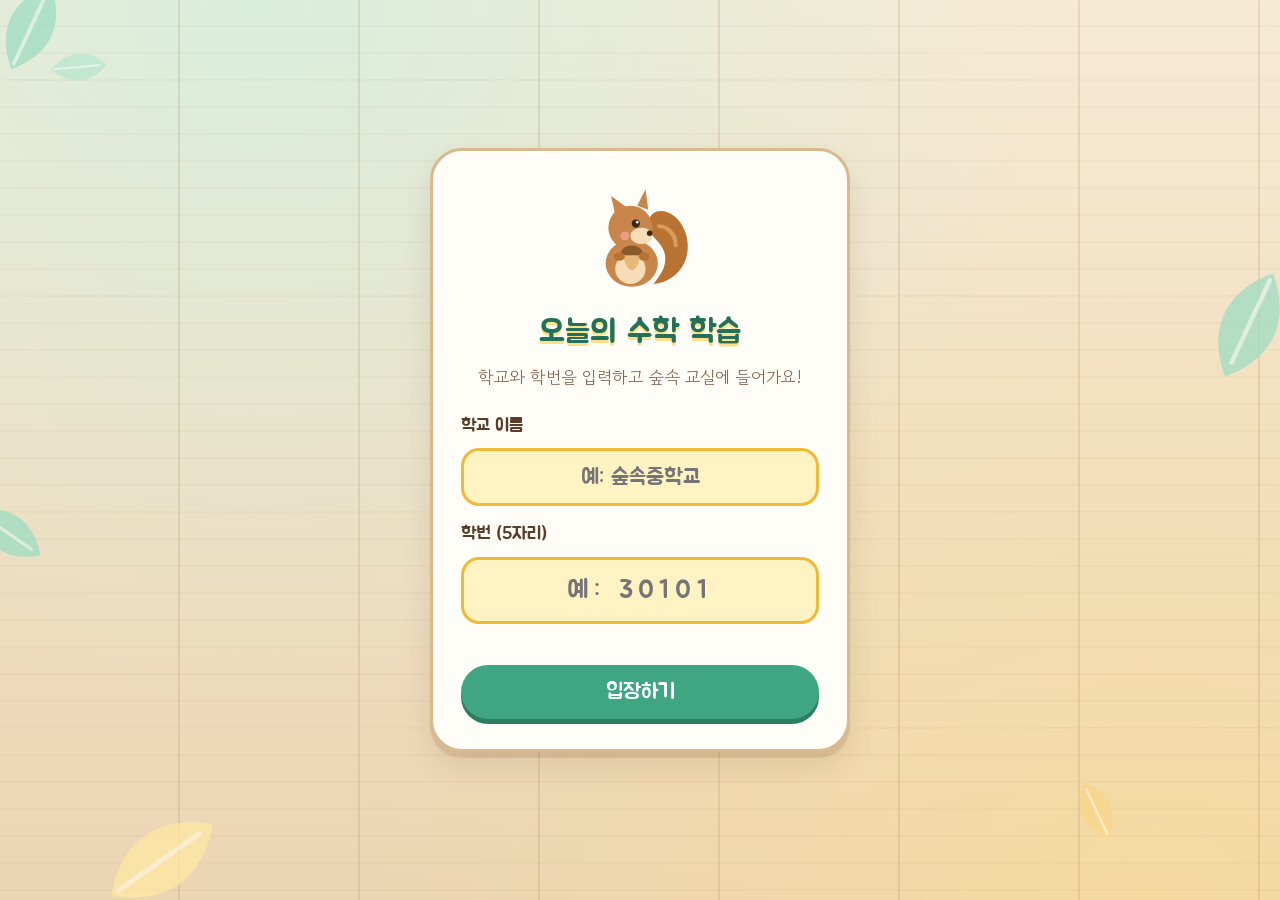
<file: index.html>
<!doctype html>
<html lang="ko">
<head>
  <meta charset="utf-8">
  <meta name="viewport" content="width=device-width, initial-scale=1">
  <title>오늘의 수학 학습</title>
  <meta name="description" content="학번으로 로그인해 삼각비와 원의 성질을 드래그 시각화로 배우고, 단계별 힌트가 있는 퀴즈로 도토리와 칭찬 도장을 모아요.">
  <meta name="theme-color" content="#3FA582">

  <!-- Open Graph (카카오톡 · 밴드 · 페이스북 링크 미리보기) -->
  <meta property="og:type" content="website">
  <meta property="og:site_name" content="오늘의 수학 학습">
  <meta property="og:title" content="오늘의 수학 학습 | 삼각비 · 원의 성질">
  <meta property="og:description" content="드래그로 직접 확인하는 삼각비와 원의 성질! 단계별 힌트 퀴즈로 도토리와 칭찬 도장을 모아요.">
  <meta property="og:url" content="https://bjh97510-lab.github.io/tricir/">
  <meta property="og:image" content="https://bjh97510-lab.github.io/tricir/assets/og-image.png">
  <meta property="og:image:width" content="1200">
  <meta property="og:image:height" content="630">
  <meta property="og:image:alt" content="오늘의 수학 학습 - 삼각비 · 원의 성질, 다람쥐와 도토리, 원주각 그림">
  <meta property="og:locale" content="ko_KR">

  <!-- 트위터(X) · 디스코드 -->
  <meta name="twitter:card" content="summary_large_image">
  <meta name="twitter:title" content="오늘의 수학 학습 | 삼각비 · 원의 성질">
  <meta name="twitter:description" content="드래그로 직접 확인하는 삼각비와 원의 성질! 단계별 힌트 퀴즈로 도토리와 칭찬 도장을 모아요.">
  <meta name="twitter:image" content="https://bjh97510-lab.github.io/tricir/assets/og-image.png">

  <link rel="icon" href="assets/acorn.svg" type="image/svg+xml">
  <link rel="preconnect" href="https://fonts.googleapis.com">
  <link rel="preconnect" href="https://fonts.gstatic.com" crossorigin>
  <link href="https://fonts.googleapis.com/css2?family=Gowun+Dodum&family=Jua&display=swap" rel="stylesheet">
  <link rel="stylesheet" href="style.css">
</head>
<body>

  <!-- 공용 SVG 심볼 -->
  <svg width="0" height="0" style="position:absolute" aria-hidden="true">
    <defs>
      <symbol id="leaf" viewBox="0 0 60 60">
        <path d="M8 52C8 24 24 8 52 8c0 28-16 44-44 44z" fill="currentColor"/>
        <path d="M11 49 46 14" stroke="rgba(255,255,255,.6)" stroke-width="2.5" fill="none" stroke-linecap="round"/>
      </symbol>

      <symbol id="squirrel" viewBox="0 0 80 80">
        <path d="M50 72c20-2 30-22 22-40-6-14-22-18-26-6-3 10 10 14 12 24 2 10-4 16-8 22z" fill="#B87333"/>
        <path d="M54 30c6 0 12 6 12 14" stroke="#D99A5B" stroke-width="3" fill="none" stroke-linecap="round"/>
        <ellipse cx="34" cy="57" rx="19" ry="17" fill="#C9864A"/>
        <ellipse cx="33" cy="61" rx="11" ry="11" fill="#F6DDB8"/>
        <path d="M22 22 19 8l11 8z" fill="#C9864A"/>
        <path d="m38 15 6-12 2 15z" fill="#C9864A"/>
        <circle cx="33" cy="31" r="16" fill="#C9864A"/>
        <ellipse cx="41" cy="37" rx="8" ry="6" fill="#F6DDB8"/>
        <circle cx="37" cy="28" r="3" fill="#3B2614"/>
        <circle cx="38" cy="27" r="1" fill="#fff"/>
        <circle cx="47" cy="35" r="2" fill="#3B2614"/>
        <circle cx="29" cy="37" r="3.2" fill="#F4A3A0" opacity=".75"/>
        <g transform="translate(26 44)">
          <path d="M2 6c0 8 4 12 6 12s6-4 6-12z" fill="#E8B878"/>
          <path d="M0 7c0-5 4-7 8-7s8 2 8 7z" fill="#8B5A2B"/>
        </g>
        <ellipse cx="25" cy="52" rx="4" ry="3" fill="#B87333"/>
        <ellipse cx="43" cy="52" rx="4" ry="3" fill="#B87333"/>
      </symbol>

      <symbol id="wood-stamp" viewBox="0 0 64 64">
        <ellipse cx="32" cy="14" rx="11" ry="10" fill="#C98B52"/>
        <ellipse cx="29" cy="11" rx="4" ry="3" fill="#E6B583"/>
        <path d="M27 22h10l3 14H24z" fill="#B47640"/>
        <rect x="12" y="35" width="40" height="13" rx="4" fill="#C98B52"/>
        <rect x="12" y="35" width="40" height="4" rx="2" fill="#DDA56C"/>
        <path d="M18 42h12m4 2h12" stroke="#A86B37" stroke-width="1.5" stroke-linecap="round"/>
        <rect x="14" y="48" width="36" height="6" rx="2" fill="#D9443A"/>
      </symbol>

      <symbol id="icon-trig" viewBox="0 0 100 100">
        <path d="M15 85h70V20z" fill="#fff" stroke="#24705A" stroke-width="5" stroke-linejoin="round"/>
        <path d="M73 85V73h12" fill="none" stroke="#24705A" stroke-width="4"/>
        <path d="M35 85a20 20 0 0 0-5.3-13.6" fill="none" stroke="#EF7F6E" stroke-width="4" stroke-linecap="round"/>
        <text x="60" y="78" text-anchor="middle" font-family="Jua, sans-serif" font-size="15" fill="#24705A">sin</text>
      </symbol>

      <symbol id="icon-circle" viewBox="0 0 100 100">
        <circle cx="50" cy="52" r="36" fill="#fff" stroke="#9A6A41" stroke-width="5"/>
        <path d="M24 77A36 36 0 0 0 76 77" fill="none" stroke="#F2B937" stroke-width="7" stroke-linecap="round"/>
        <path d="M50 16 24 77M50 16l26 61" stroke="#EF7F6E" stroke-width="4" stroke-linecap="round"/>
        <path d="M24 77 50 52l26 25" fill="none" stroke="#3FA582" stroke-width="4" stroke-linejoin="round"/>
        <circle cx="50" cy="52" r="4" fill="#5A3D28"/>
      </symbol>

      <symbol id="icon-book" viewBox="0 0 100 100">
        <path d="M50 26c-10-8-26-9-38-6v58c12-3 28-2 38 6 10-8 26-9 38-6V20c-12-3-28-2-38 6z" fill="#fff" stroke="#24705A" stroke-width="5" stroke-linejoin="round"/>
        <path d="M50 26v58" stroke="#24705A" stroke-width="4"/>
        <path d="M22 38c7-1 14 0 20 3M22 50c7-1 14 0 20 3M58 41c6-3 13-4 20-3M58 53c6-3 13-4 20-3" stroke="#9EDCC2" stroke-width="4" stroke-linecap="round"/>
      </symbol>

      <symbol id="icon-quiz" viewBox="0 0 100 100">
        <rect x="8" y="10" width="70" height="56" rx="18" fill="#fff" stroke="#9A6A41" stroke-width="5"/>
        <path d="m26 64-6 18 22-16" fill="#fff" stroke="#9A6A41" stroke-width="5" stroke-linejoin="round"/>
        <rect x="22" y="58" width="22" height="6" fill="#fff"/>
        <text x="43" y="54" text-anchor="middle" font-family="Jua, sans-serif" font-size="42" fill="#E0A11B">?</text>
        <image href="assets/acorn.svg" x="58" y="52" width="40" height="40"/>
      </symbol>
    </defs>
  </svg>

  <!-- 배경 나뭇잎 -->
  <div class="leaves" aria-hidden="true">
    <svg class="leaf l1"><use href="#leaf"/></svg>
    <svg class="leaf l2"><use href="#leaf"/></svg>
    <svg class="leaf l3"><use href="#leaf"/></svg>
    <svg class="leaf l4"><use href="#leaf"/></svg>
    <svg class="leaf l5"><use href="#leaf"/></svg>
    <svg class="leaf l6"><use href="#leaf"/></svg>
  </div>

  <!-- ===== 1. 로그인 ===== -->
  <main id="login-view" class="login-view">
    <div class="login-card">
      <svg class="login-squirrel" aria-hidden="true"><use href="#squirrel"/></svg>
      <h1>오늘의 수학 학습</h1>
      <p class="login-sub">학교와 학번을 입력하고 숲속 교실에 들어가요!</p>
      <form id="login-form" novalidate>
        <label for="school-name">학교 이름</label>
        <input id="school-name" class="school-input" maxlength="30" placeholder="예: 숲속중학교" autocomplete="organization" required>
        <label for="student-id">학번 (5자리)</label>
        <input id="student-id" inputmode="numeric" maxlength="5" placeholder="예: 30101" autocomplete="off" required>
        <p class="form-error" id="login-error" role="alert"></p>
        <button class="btn btn-primary" type="submit">입장하기</button>
      </form>
    </div>
  </main>

  <!-- ===== 앱 ===== -->
  <div id="app-view" class="app-shell" hidden>
    <header class="topbar">
      <div class="id-card">
        <span class="id-card-hole" aria-hidden="true"></span>
        <span class="id-school" id="id-school"></span>
        <span class="id-label">학번</span>
        <strong id="id-number">-----</strong>
        <button id="logout-btn" class="link-btn" type="button">나가기</button>
      </div>

      <h1 class="title">
        <button id="home-link" type="button" title="단원 선택으로">
          <svg class="title-leaf" aria-hidden="true"><use href="#leaf"/></svg>
          <span id="title-text">오늘의 수학 학습</span>
        </button>
      </h1>

      <div class="rewards">
        <div class="counter acorn-counter" id="acorn-counter">
          <svg class="squirrel" aria-hidden="true"><use href="#squirrel"/></svg>
          <div class="counter-body">
            <div class="counter-head">
              <span>나의 도토리</span>
              <strong><span id="acorn-num">0</span><small>/15</small></strong>
            </div>
            <div class="gauge" id="acorn-gauge" role="progressbar" aria-label="도토리" aria-valuemin="0" aria-valuemax="15" aria-valuenow="0">
              <div class="gauge-fill" id="acorn-fill"></div>
              <div class="acorn-slots" id="acorn-slots"></div>
            </div>
          </div>
        </div>

        <div class="counter stamp-counter" id="stamp-counter">
          <svg class="wood-stamp" aria-hidden="true"><use href="#wood-stamp"/></svg>
          <div class="stamp-slot" id="stamp-slot">
            <img id="stamp-img" alt="참 잘했어요 도장">
          </div>
          <div class="stamp-info">
            <span>칭찬 도장</span>
            <strong id="stamp-num">0</strong>
          </div>
        </div>
      </div>
    </header>

    <main>
      <!-- ===== 2. 단원 선택 ===== -->
      <section id="topics" class="page">
        <p class="greeting">안녕, <b id="greet-id"></b>! 오늘은 어떤 단원을 공부할까요? 지금까지 첫 번에 맞힌 문제 <b id="home-total">0</b>개</p>
        <div class="cards">
          <button class="big-card concept-card" data-topic="trig" type="button">
            <svg class="card-icon" aria-hidden="true"><use href="#icon-trig"/></svg>
            <h2>삼각비</h2>
            <p>sin · cos · tan 의 뜻, 단위원,<br>특수각의 삼각비</p>
            <span class="card-meta" id="meta-trig"></span>
          </button>
          <button class="big-card quiz-card" data-topic="circle" type="button">
            <svg class="card-icon" aria-hidden="true"><use href="#icon-circle"/></svg>
            <h2>원의 성질</h2>
            <p>원주각과 중심각, 접선과 현,<br>원의 접선, 내접사각형</p>
            <span class="card-meta" id="meta-circle"></span>
          </button>
        </div>

        <section class="panel badge-shelf">
          <h3>🏅 나의 배지 <small id="badge-count"></small></h3>
          <ul class="badges" id="badge-list"></ul>
        </section>
        <p class="sync-status" aria-live="polite"></p>
      </section>

      <!-- ===== 3. 단원 홈 (개념 / 퀴즈) ===== -->
      <section id="topic-home" class="page" hidden>
        <div class="page-head">
          <button class="back-btn" data-go="topics" type="button">← 단원 선택</button>
          <h2 id="topic-home-title">삼각비</h2>
        </div>
        <div class="cards three">
          <button class="big-card concept-card" data-go="concept" type="button">
            <svg class="card-icon" aria-hidden="true"><use href="#icon-book"/></svg>
            <h2>개념 정리</h2>
            <p id="concept-desc"></p>
          </button>
          <button class="big-card quiz-card" data-go="quiz" type="button">
            <svg class="card-icon" aria-hidden="true"><use href="#icon-quiz"/></svg>
            <h2>퀴즈 풀기</h2>
            <p>첫 번에 맞히면 도토리 1개!<br>틀리면 단계별 힌트가 나와요</p>
          </button>
          <button class="big-card challenge-card" data-go="challenge" type="button">
            <span class="card-icon card-emoji" aria-hidden="true">🔥</span>
            <h2>도전 심화</h2>
            <p>두세 단계로 푸는 심화 8문제<br>첫 번에 맞히면 도토리 2개!</p>
            <span class="card-meta" id="meta-challenge"></span>
          </button>
        </div>
      </section>

      <!-- ===== 개념: 삼각비 ===== -->
      <section id="concept-trig" class="page" hidden>
        <div class="page-head">
          <button class="back-btn" data-go="topic-home" type="button">← 삼각비</button>
          <h2>삼각비 개념 정리</h2>
        </div>

        <div class="concept-grid">
          <!-- 1. 삼각비란? -->
          <article class="panel">
            <h3><span class="num">1</span> 삼각비란?</h3>
            <p>∠C = 90°인 직각삼각형 ABC에서 <b>∠A의 크기가 정해지면</b>, 삼각형의 크기와 상관없이 두 변의 길이의 비가 항상 같아요. 이 비를 <b>삼각비</b>라고 해요.</p>
            <svg id="lab-svg" class="figure" viewBox="0 0 400 260" role="img" aria-label="각 A가 바뀌는 직각삼각형"></svg>
            <label class="slider">
              <span>∠A = <b id="angle-val">30</b>°</span>
              <input type="range" id="angle-range" min="10" max="80" value="30" aria-label="각 A">
            </label>
            <div class="readout compact">
              <div class="ratio-row">
                <span class="ratio-name">sin A</span>
                <span>= <span class="frac"><span class="c-opp">높이 BC</span><span class="c-hyp">빗변 AB</span></span></span>
                <b class="ratio-val" id="sin-val">0.500</b>
              </div>
              <div class="ratio-row">
                <span class="ratio-name">cos A</span>
                <span>= <span class="frac"><span class="c-adj">밑변 AC</span><span class="c-hyp">빗변 AB</span></span></span>
                <b class="ratio-val" id="cos-val">0.866</b>
              </div>
              <div class="ratio-row">
                <span class="ratio-name">tan A</span>
                <span>= <span class="frac"><span class="c-opp">높이 BC</span><span class="c-adj">밑변 AC</span></span></span>
                <b class="ratio-val" id="tan-val">0.577</b>
              </div>
            </div>
          </article>

          <!-- 2. 단위원 -->
          <article class="panel">
            <h3><span class="num">2</span> 단위원으로 보는 삼각비</h3>
            <p>반지름이 <b>1</b>인 사분원에서 <b class="c-handle">점 P를 드래그</b>해 보세요. OP = OA = 1이라서 삼각비가 곧 선분의 길이가 돼요.</p>
            <svg id="unit-svg" class="figure interactive" viewBox="0 0 380 310" role="img" aria-label="단위원 위의 점 P와 sin, cos, tan 선분"></svg>
            <label class="slider">
              <span>x = <b id="u-angle">35</b>°</span>
              <input type="range" id="unit-range" min="0" max="90" value="35" aria-label="각 x">
            </label>
            <div class="readout compact">
              <div class="ratio-row">
                <span class="ratio-name c-opp">sin x</span>
                <span>= <span class="frac"><span>PH</span><span>OP</span></span> = PH</span>
                <b class="ratio-val" id="u-sin">0.574</b>
              </div>
              <div class="ratio-row">
                <span class="ratio-name c-adj">cos x</span>
                <span>= <span class="frac"><span>OH</span><span>OP</span></span> = OH</span>
                <b class="ratio-val" id="u-cos">0.819</b>
              </div>
              <div class="ratio-row">
                <span class="ratio-name c-hyp">tan x</span>
                <span>= <span class="frac"><span>AT</span><span>OA</span></span> = AT</span>
                <b class="ratio-val" id="u-tan">0.700</b>
              </div>
            </div>
          </article>

          <!-- 3. 변화 실험 -->
          <article class="panel wide experiment">
            <h3><span class="num">3</span> 실험실: 각에 따라 삼각비는 어떻게 변할까?</h3>
            <div class="exp-tabs" role="tablist" aria-label="실험할 삼각비">
              <button type="button" role="tab" class="exp-tab is-sin" data-fn="sin" aria-selected="true">sin x 실험</button>
              <button type="button" role="tab" class="exp-tab is-cos" data-fn="cos" aria-selected="false">cos x 실험</button>
              <button type="button" role="tab" class="exp-tab is-tan" data-fn="tan" aria-selected="false">tan x 실험</button>
              <button type="button" role="tab" class="exp-tab is-all" data-fn="all" aria-selected="false">한눈에 비교</button>
            </div>

            <div class="exp-body">
              <div class="exp-graph">
                <svg id="exp-svg" class="figure" viewBox="0 0 440 300" role="img" aria-label="각에 따른 삼각비 그래프"></svg>
                <div class="exp-controls">
                  <button class="btn btn-small btn-primary" id="exp-play" type="button">▶ 0°부터 재생</button>
                  <label class="slider grow">
                    <span>x = <b id="exp-angle">30</b>°</span>
                    <input type="range" id="exp-range" min="0" max="90" value="30" aria-label="실험 각도">
                  </label>
                </div>
                <div class="exp-quick" aria-label="특수각으로 이동">
                  <span>바로 가기</span>
                  <button type="button" data-angle="0">0°</button>
                  <button type="button" data-angle="30">30°</button>
                  <button type="button" data-angle="45">45°</button>
                  <button type="button" data-angle="60">60°</button>
                  <button type="button" data-angle="90">90°</button>
                </div>
              </div>

              <div class="exp-side">
                <div class="exp-values" id="exp-values"></div>
                <p class="tip" id="exp-note"></p>

                <div class="exp-record">
                  <div class="exp-record-head">
                    <b>📒 실험 기록표</b>
                    <span>
                      <button class="btn btn-small btn-ghost" id="exp-rec" type="button">지금 각도 기록</button>
                      <button class="link-btn" id="exp-clear" type="button">지우기</button>
                    </span>
                  </div>
                  <div class="table-wrap">
                    <table class="rec-table">
                      <thead><tr><th>x</th><th class="c-opp">sin x</th><th class="c-adj">cos x</th><th class="c-hyp">tan x</th></tr></thead>
                      <tbody id="exp-rec-body"></tbody>
                    </table>
                  </div>
                </div>
              </div>
            </div>

            <div class="exp-check">
              <b>🔎 실험 결과 정리하기</b>
              <ol id="exp-questions"></ol>
            </div>
          </article>

          <!-- 4. 특수각 -->
          <article class="panel wide">
            <h3><span class="num">4</span> 특수각의 삼각비</h3>
            <div class="table-wrap">
              <table class="special">
                <thead><tr><th>∠A</th><th>30°</th><th>45°</th><th>60°</th></tr></thead>
                <tbody id="special-body"></tbody>
              </table>
            </div>
            <p class="tip">🍃 sin 30° = cos 60°, sin 60° = cos 30° — 실험실 그래프에서 두 곡선이 서로 거울처럼 대칭인 것도 확인해 보세요!</p>
          </article>
        </div>
        <div class="center"><button class="btn btn-primary" data-go="quiz" type="button">삼각비 퀴즈 풀러 가기 →</button></div>
      </section>

      <section id="concept-circle" class="page" hidden>
        <div class="page-head">
          <button class="back-btn" data-go="topic-home" type="button">← 원의 성질</button>
          <h2>원의 성질 개념 정리</h2>
        </div>

        <div class="concept-grid">
          <article class="panel">
            <h3><span class="num">1</span> 원주각과 중심각</h3>
            <p><b class="c-handle">점 P</b>를 원 위에서 이리저리 옮겨 보세요. 원주각 ∠APB는 변하지 않아요! 점 A, B를 옮기면 호의 크기가 바뀌어요.</p>
            <svg id="inscribed-svg" class="figure interactive" viewBox="0 0 360 300" role="img" aria-label="원주각과 중심각 드래그 도구"></svg>
            <div class="toggles">
              <label><input type="checkbox" id="insc-guide"> 보조선(지름 PD) 보기</label>
              <label><input type="checkbox" id="insc-q"> 점 Q 추가해서 비교</label>
              <button class="link-btn" id="insc-reset" type="button">처음 위치로</button>
            </div>
            <div class="readout">
              <div class="ratio-row"><span class="ratio-name c-opp">원주각 ∠APB</span><b class="ratio-val" id="i-insc"></b></div>
              <div class="ratio-row"><span class="ratio-name c-adj">중심각 ∠AOB</span><b class="ratio-val" id="i-central"></b></div>
              <div class="ratio-row" id="i-q-row" hidden><span class="ratio-name c-q">원주각 ∠AQB</span><b class="ratio-val" id="i-q"></b></div>
            </div>
            <p class="tip" id="i-note"></p>
          </article>

          <article class="panel">
            <h3><span class="num">2</span> 접선과 현이 이루는 각</h3>
            <p>직선 SU는 점 T에서의 <b>접선</b>이에요. <b class="c-handle">점 A</b>를 움직여 현 TA를 바꾸고, <b class="c-handle">점 P</b>도 옮겨 보세요.</p>
            <svg id="tangent-svg" class="figure interactive" viewBox="0 0 360 290" role="img" aria-label="접선과 현이 이루는 각 드래그 도구"></svg>
            <div class="toggles">
              <button class="link-btn" id="tan-reset" type="button">처음 위치로</button>
            </div>
            <div class="readout">
              <div class="ratio-row"><span class="ratio-name c-adj">접선과 현 ∠ATU</span><b class="ratio-val" id="t-tan"></b></div>
              <div class="ratio-row"><span class="ratio-name c-opp">원주각 ∠APT</span><b class="ratio-val" id="t-insc"></b></div>
            </div>
            <p class="tip" id="t-note"></p>
          </article>

          <article class="panel wide">
            <h3><span class="num">3</span> 원의 접선의 길이</h3>
            <div class="cyclic-layout">
              <div>
                <p>원 밖의 점 P에서 원 O에 접선을 두 개 그었어요. <b class="c-handle">점 P를 드래그</b>해서 두 접선 <b class="c-opp">PA</b>, <b class="c-adj">PB</b>의 길이를 비교해 보세요. 접선은 반지름 OA, OB와 <b>수직</b>이에요.</p>
                <svg id="tanlen-svg" class="figure interactive" viewBox="0 0 360 300" role="img" aria-label="원의 접선의 길이 드래그 도구"></svg>
                <div class="toggles">
                  <label><input type="checkbox" id="tl-tri"> 두 직각삼각형 색칠해서 이유 보기</label>
                  <button class="link-btn" id="tl-reset" type="button">처음 위치로</button>
                </div>
              </div>
              <div>
                <div class="readout">
                  <div class="ratio-row"><span class="ratio-name c-opp">접선 PA</span><b class="ratio-val" id="l-pa"></b></div>
                  <div class="ratio-row"><span class="ratio-name c-adj">접선 PB</span><b class="ratio-val" id="l-pb"></b></div>
                  <div class="ratio-row"><span class="ratio-name c-hyp">∠APB</span><b class="ratio-val" id="l-apb"></b></div>
                  <div class="ratio-row"><span class="ratio-name c-q">∠AOB</span><b class="ratio-val" id="l-aob"></b></div>
                </div>
                <p class="tip" id="l-note"></p>
                <ul class="facts mini">
                  <li><b>접선 ⊥ 반지름</b><span>∠OAP = ∠OBP = 90°</span></li>
                  <li><b>PA = PB</b><span>한 점에서 그은 두 접선의 길이는 같아요</span></li>
                  <li><b>외접사각형</b><span>AB + CD = AD + BC (마주 보는 변의 합이 같아요)</span></li>
                </ul>
              </div>
            </div>
          </article>

          <article class="panel wide">
            <h3><span class="num">4</span> 원에 내접하는 사각형의 대각</h3>
            <div class="cyclic-layout">
              <div>
                <p>네 꼭짓점이 모두 원 위에 있는 사각형 ABCD예요. <b class="c-handle">점 A, B, C, D</b>를 원 위에서 이리저리 옮겨 보세요. 마주 보는 두 각의 합은 항상 <b>180°</b>!</p>
                <svg id="cyclic-svg" class="figure interactive" viewBox="0 0 360 300" role="img" aria-label="원에 내접하는 사각형 드래그 도구"></svg>
                <div class="toggles">
                  <label><input type="checkbox" id="cyc-arcs"> 호로 이유 보기</label>
                  <label><input type="checkbox" id="cyc-ext"> ∠D의 외각 보기</label>
                  <button class="link-btn" id="cyc-reset" type="button">처음 위치로</button>
                </div>
              </div>
              <div>
                <div class="readout">
                  <div class="ratio-row"><span class="ratio-name c-opp">∠A + ∠C</span><b class="ratio-val" id="c-ac"></b></div>
                  <div class="ratio-row"><span class="ratio-name c-adj">∠B + ∠D</span><b class="ratio-val" id="c-bd"></b></div>
                  <div class="ratio-row" id="c-ext-row" hidden><span class="ratio-name c-q">∠D의 외각</span><b class="ratio-val" id="c-ext"></b></div>
                </div>
                <p class="tip" id="c-note"></p>
              </div>
            </div>
          </article>

          <article class="panel wide">
            <h3><span class="num">5</span> 꼭 기억할 원의 성질</h3>
            <ul class="facts">
              <li><b>원주각 = ½ × 중심각</b><span>한 호에 대한 원주각은 그 호에 대한 중심각의 절반</span></li>
              <li><b>같은 호 → 같은 원주각</b><span>한 호에 대한 원주각의 크기는 모두 같아요</span></li>
              <li><b>지름 → 90°</b><span>반원에 대한 원주각은 항상 90°</span></li>
              <li><b>접선과 현이 이루는 각</b><span>= 그 각 안에 있는 호에 대한 원주각</span></li>
              <li><b>접선 ⊥ 반지름</b><span>접선은 접점을 지나는 반지름과 수직</span></li>
              <li><b>두 접선의 길이는 같다</b><span>원 밖의 한 점에서 그은 두 접선 PA = PB</span></li>
              <li><b>내접사각형의 대각</b><span>마주 보는 두 각의 합은 180°</span></li>
              <li><b>원주각 ∝ 호의 길이</b><span>한 원에서 원주각의 크기는 호의 길이에 정비례</span></li>
            </ul>
          </article>
        </div>
        <div class="center"><button class="btn btn-primary" data-go="quiz" type="button">원의 성질 퀴즈 풀러 가기 →</button></div>
      </section>

      <!-- ===== 퀴즈 ===== -->
      <section id="quiz" class="page" hidden>
        <div class="page-head">
          <button class="back-btn" data-go="topic-home" type="button" id="quiz-back">← 단원 홈</button>
          <h2 id="quiz-title">퀴즈 풀기</h2>
        </div>

        <div class="panel quiz-panel" id="quiz-box">
          <div class="quiz-top">
            <span class="quiz-count" id="quiz-progress-text">1 / 10</span>
            <div class="quiz-progress"><div id="quiz-progress-fill"></div></div>
            <span class="quiz-timer" id="quiz-timer">⏱ 0:00</span>
            <span class="quiz-score">정답 <b id="quiz-score">0</b></span>
          </div>
          <div class="chip-row">
            <span class="concept-chip" id="q-concept"></span>
            <span class="concept-chip chip-solved" id="q-solved" hidden>🌰 전에 도토리를 받은 문제 · 이번엔 복습!</span>
          </div>
          <p class="q-text" id="q-text"></p>
          <svg class="figure q-figure" id="q-figure" viewBox="0 0 400 250" role="img" aria-label="문제 그림" hidden></svg>
          <div class="choices" id="q-choices"></div>

          <div class="hint-area">
            <button class="hint-btn" id="hint-btn" type="button">💡 힌트 보기 (0/2)</button>
            <ol class="hints" id="q-hints"></ol>
          </div>
          <div class="feedback" id="q-feedback" aria-live="polite" hidden></div>
          <div class="center">
            <button class="btn btn-primary" id="next-btn" type="button" hidden>다음 문제 →</button>
          </div>
        </div>

        <!-- 결과 리포트 카드 -->
        <div class="panel result-panel" id="quiz-result" hidden>
          <h3 class="result-title">📋 나의 학습 리포트</h3>
          <div class="report">
            <div class="score-ring" id="r-ring">
              <div><b id="r-understanding">0</b><span>내 이해도</span></div>
            </div>
            <div class="report-grid">
              <div class="stat"><span>첫 시도 정답</span><b id="r-correct">0/10</b></div>
              <div class="stat"><span>소요 시간</span><b id="r-time">0초</b></div>
              <div class="stat"><span>힌트 사용</span><b id="r-hints">0회</b></div>
              <div class="stat"><span>모은 도토리</span><b id="r-acorns">0개</b></div>
            </div>
          </div>
          <p class="result-msg" id="result-msg"></p>

          <div class="weak-card" id="r-weak-card">
            <span class="weak-label">🔍 약한 개념 1가지</span>
            <b id="r-weak">-</b>
            <p id="r-weak-tip"></p>
            <button class="btn btn-ghost btn-small" id="r-review" type="button">개념 다시 보기</button>
          </div>

          <div class="mis-card" id="r-mis-card" hidden>
            <span class="weak-label">🧩 이번에 자주 한 실수</span>
            <ul id="r-mis"></ul>
          </div>

          <div class="new-badges" id="r-badge-card" hidden>
            <span class="weak-label">🏅 새로 받은 배지</span>
            <ul class="badges" id="r-badges"></ul>
          </div>

          <p class="sync-status" aria-live="polite"></p>
          <div class="center btn-row">
            <button class="btn btn-primary" id="retry-btn" type="button">다시 풀기</button>
            <button class="btn btn-challenge" id="r-challenge" data-go="challenge" type="button">🔥 도전 심화 풀기</button>
            <button class="btn btn-ghost" data-go="topics" type="button">단원 선택</button>
          </div>
        </div>
      </section>
    </main>
  </div>

  <!-- 칭찬 도장 모달 -->
  <div class="modal" id="stamp-modal" role="dialog" aria-modal="true" aria-labelledby="stamp-modal-title" hidden>
    <div class="modal-card">
      <div class="modal-stamp-wrap">
        <img class="modal-stamp" id="modal-stamp-img" alt="참 잘했어요 도장">
      </div>
      <h2 id="stamp-modal-title">칭찬 도장 획득!</h2>
      <p id="stamp-modal-text">도토리 15개를 모아 칭찬 도장을 받았어요.</p>
      <button class="btn btn-primary" id="stamp-modal-close" type="button">고마워요!</button>
    </div>
  </div>

  <!-- 배지 알림 -->
  <div class="toast" id="toast" role="status" aria-live="polite" hidden></div>

  <script src="js/geometry.js"></script>
  <script src="js/questions.js"></script>
  <script src="js/app.js"></script>
</body>
</html>
</file>
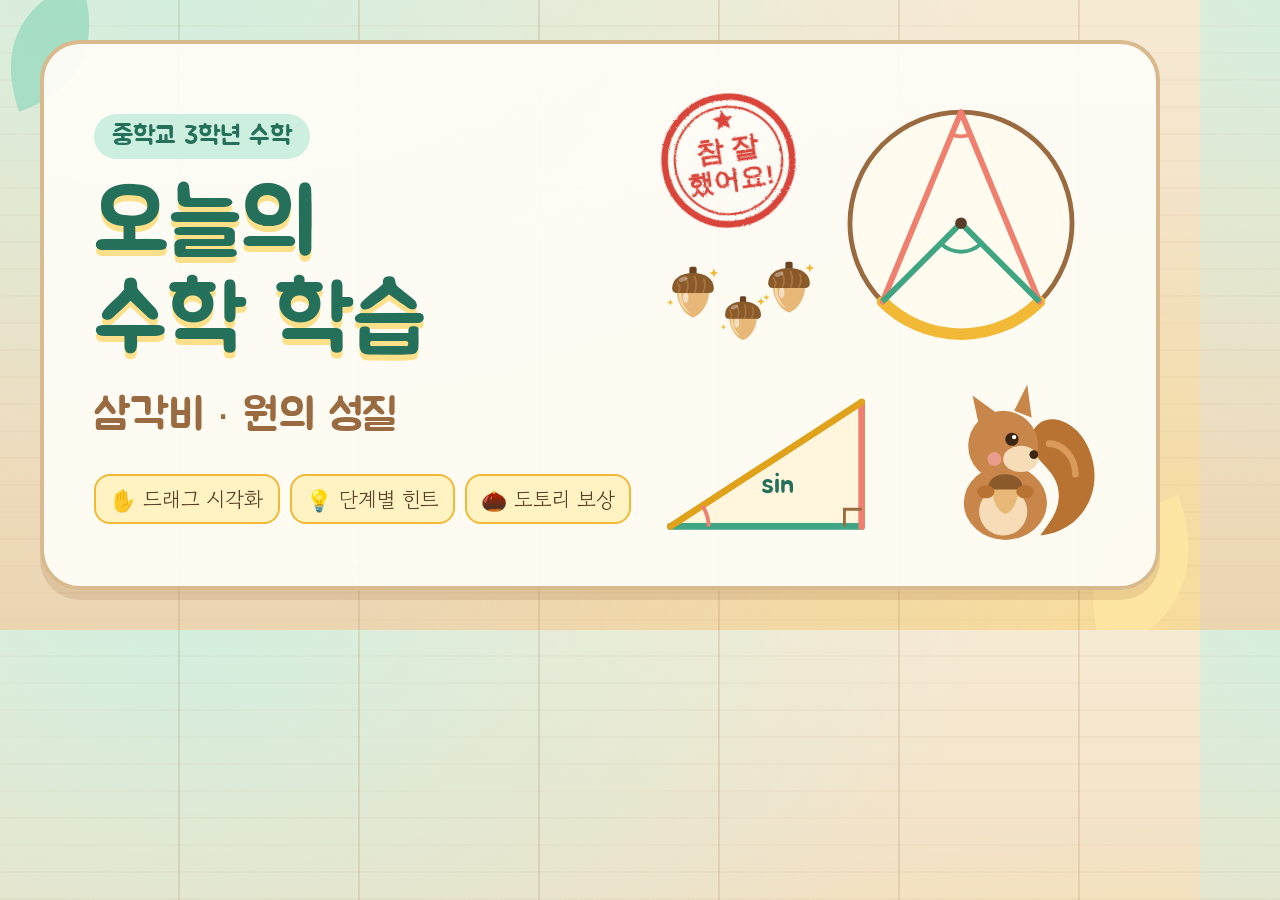
<file: tools/og-image.html>
<!doctype html>
<!--
  Open Graph 대표 이미지(1200×630) 원본.
  수정 후 다시 만들기 (Chrome 헤드리스):
  chrome --headless=new --hide-scrollbars --window-size=1200,630 --screenshot=assets/og-image.png tools/og-image.html
-->
<html lang="ko">
<head>
<meta charset="utf-8">
<title>OG 이미지</title>
<link href="https://fonts.googleapis.com/css2?family=Gowun+Dodum&family=Jua&display=swap" rel="stylesheet">
<style>
  * { box-sizing: border-box; margin: 0; }
  html, body { width: 1200px; height: 630px; overflow: hidden; }
  body {
    position: relative;
    font-family: 'Gowun Dodum', sans-serif; color: #5A3D28;
    background-color: #F3E2C6;
    background-image:
      repeating-linear-gradient(90deg, transparent 0 178px, rgba(154, 106, 65, .16) 178px 180px),
      repeating-linear-gradient(0deg, transparent 0 9px, rgba(154, 106, 65, .045) 9px 11px, transparent 11px 27px),
      radial-gradient(ellipse at 15% 0%, rgba(205, 239, 224, .85), transparent 55%),
      radial-gradient(ellipse at 95% 100%, rgba(255, 224, 138, .6), transparent 50%),
      linear-gradient(180deg, #F7EAD3, #EBD5B3);
  }
  .leaf { position: absolute; color: #9EDCC2; opacity: .85; }
  .card {
    position: absolute; inset: 40px;
    display: grid; grid-template-columns: 1fr 450px; align-items: center; gap: 24px;
    padding: 44px 50px;
    background: rgba(255, 253, 247, .94); border: 4px solid #D9B98E; border-radius: 40px;
    box-shadow: 0 10px 0 rgba(154, 106, 65, .18);
  }
  .chip {
    display: inline-block; padding: 6px 18px; border-radius: 999px;
    background: #CDEFE0; color: #24705A; font-family: 'Jua', sans-serif; font-size: 26px;
  }
  h1 {
    margin-top: 18px; font-family: 'Jua', sans-serif; font-weight: 400;
    font-size: 92px; line-height: 1.05; color: #24705A; text-shadow: 0 6px 0 #FFE08A;
  }
  .sub { margin-top: 18px; font-family: 'Jua', sans-serif; font-size: 44px; color: #9A6A41; }
  .feats { display: flex; gap: 10px; margin-top: 30px; }
  .feats span {
    padding: 8px 14px; border-radius: 16px; font-size: 21px; white-space: nowrap;
    background: #FFF3C4; border: 2px solid #F2B937;
  }
  .art { position: relative; height: 462px; }
  .art svg, .art img { position: absolute; }
</style>
</head>
<body>
  <svg class="leaf" style="left:-20px;top:-24px;width:140px;height:140px;transform:rotate(-20deg)" viewBox="0 0 60 60"><path d="M8 52C8 24 24 8 52 8c0 28-16 44-44 44z" fill="currentColor"/></svg>
  <svg class="leaf" style="right:-26px;bottom:-30px;width:170px;height:170px;color:#FFE7A3;transform:rotate(160deg)" viewBox="0 0 60 60"><path d="M8 52C8 24 24 8 52 8c0 28-16 44-44 44z" fill="currentColor"/></svg>

  <div class="card">
    <div>
      <span class="chip">중학교 3학년 수학</span>
      <h1>오늘의<br>수학 학습</h1>
      <p class="sub">삼각비 · 원의 성질</p>
      <div class="feats">
        <span>✋ 드래그 시각화</span>
        <span>💡 단계별 힌트</span>
        <span>🌰 도토리 보상</span>
      </div>
    </div>

    <div class="art">
      <!-- 원주각 · 중심각 -->
      <svg style="left:160px;top:0;width:290px;height:280px" viewBox="0 0 300 290">
        <circle cx="150" cy="140" r="115" fill="#FFFBEF" stroke="#9A6A41" stroke-width="5"/>
        <path d="M68.7 221.3A115 115 0 0 0 231.3 221.3" fill="none" stroke="#F2B937" stroke-width="12" stroke-linecap="round"/>
        <path d="M150 25 68.7 221.3M150 25l81.3 196.3" stroke="#EF7F6E" stroke-width="6" stroke-linecap="round"/>
        <path d="M68.7 221.3 150 140l81.3 81.3" fill="none" stroke="#3FA582" stroke-width="6" stroke-linejoin="round"/>
        <path d="M140.4 48.1A25 25 0 0 0 159.6 48.1" fill="none" stroke="#EF7F6E" stroke-width="4"/>
        <path d="M129 161A30 30 0 0 0 171 161" fill="none" stroke="#3FA582" stroke-width="4"/>
        <circle cx="150" cy="140" r="6" fill="#5A3D28"/>
      </svg>
      <!-- 직각삼각형 -->
      <svg style="left:0;top:290px;width:220px;height:163px" viewBox="0 0 230 170">
        <path d="M15 155h200V25z" fill="#FFF6DD" stroke="none"/>
        <path d="M15 155h200" stroke="#3FA582" stroke-width="7" stroke-linecap="round"/>
        <path d="M215 155V25" stroke="#EF7F6E" stroke-width="7" stroke-linecap="round"/>
        <path d="M15 155 215 25" stroke="#E0A11B" stroke-width="7" stroke-linecap="round"/>
        <path d="M197 155v-18h18" fill="none" stroke="#9A6A41" stroke-width="3"/>
        <path d="M55 155a40 40 0 0 0-6.5-21.8" fill="none" stroke="#EF7F6E" stroke-width="4"/>
        <text x="110" y="120" font-family="Jua" font-size="30" fill="#24705A">sin</text>
      </svg>
      <!-- 다람쥐 -->
      <svg style="left:275px;top:290px;width:175px;height:175px" viewBox="0 0 80 80">
        <path d="M50 72c20-2 30-22 22-40-6-14-22-18-26-6-3 10 10 14 12 24 2 10-4 16-8 22z" fill="#B87333"/>
        <path d="M54 30c6 0 12 6 12 14" stroke="#D99A5B" stroke-width="3" fill="none" stroke-linecap="round"/>
        <ellipse cx="34" cy="57" rx="19" ry="17" fill="#C9864A"/>
        <ellipse cx="33" cy="61" rx="11" ry="11" fill="#F6DDB8"/>
        <path d="M22 22 19 8l11 8z" fill="#C9864A"/>
        <path d="m38 15 6-12 2 15z" fill="#C9864A"/>
        <circle cx="33" cy="31" r="16" fill="#C9864A"/>
        <ellipse cx="41" cy="37" rx="8" ry="6" fill="#F6DDB8"/>
        <circle cx="37" cy="28" r="3" fill="#3B2614"/>
        <circle cx="38" cy="27" r="1" fill="#fff"/>
        <circle cx="47" cy="35" r="2" fill="#3B2614"/>
        <circle cx="29" cy="37" r="3.2" fill="#F4A3A0" opacity=".75"/>
        <g transform="translate(26 44)">
          <path d="M2 6c0 8 4 12 6 12s6-4 6-12z" fill="#E8B878"/>
          <path d="M0 7c0-5 4-7 8-7s8 2 8 7z" fill="#8B5A2B"/>
        </g>
        <ellipse cx="25" cy="52" rx="4" ry="3" fill="#B87333"/>
        <ellipse cx="43" cy="52" rx="4" ry="3" fill="#B87333"/>
      </svg>
      <img src="../assets/stamp.svg" alt="" style="left:0;top:0;width:145px;height:145px">
      <img src="../assets/acorn.svg" alt="" style="left:8px;top:175px;width:58px;height:58px">
      <img src="../assets/acorn.svg" alt="" style="left:62px;top:205px;width:50px;height:50px">
      <img src="../assets/acorn.svg" alt="" style="left:104px;top:170px;width:58px;height:58px">
    </div>
  </div>
</body>
</html>
</file>
<file: style.css>
/* ===== 색 · 공통 ===== */
:root {
  --mint: #CDEFE0;
  --mint-2: #9EDCC2;
  --mint-deep: #3FA582;
  --mint-ink: #24705A;
  --yellow: #FFF3C4;
  --yellow-2: #FFE08A;
  --yellow-deep: #F2B937;
  --paper: #FFFDF7;
  --wood-1: #F3E2C6;
  --wood-3: #D9B98E;
  --wood-dark: #9A6A41;
  --ink: #5A3D28;
  --ink-soft: #866650;
  --coral: #EF7F6E;
  --stamp-red: #D9443A;
  --opp: #EF7F6E;
  --adj: #3FA582;
  --hyp: #E0A11B;
  --shadow: 0 6px 0 rgba(154, 106, 65, .18), 0 14px 30px rgba(90, 61, 40, .12);
}

* { box-sizing: border-box; }
[hidden] { display: none !important; }
html, body { margin: 0; }

body {
  min-height: 100vh;
  font-family: 'Gowun Dodum', 'Malgun Gothic', sans-serif;
  font-size: 17px;
  line-height: 1.6;
  color: var(--ink);
  overflow-x: hidden;
  /* 부드러운 나무 판자 질감 */
  background-color: var(--wood-1);
  background-image:
    repeating-linear-gradient(90deg, transparent 0 178px, rgba(154, 106, 65, .16) 178px 180px),
    repeating-linear-gradient(0deg, transparent 0 9px, rgba(154, 106, 65, .045) 9px 11px, transparent 11px 27px),
    radial-gradient(ellipse at 20% 0%, rgba(205, 239, 224, .7), transparent 55%),
    radial-gradient(ellipse at 90% 100%, rgba(255, 224, 138, .45), transparent 50%),
    linear-gradient(180deg, #F7EAD3, #EBD5B3);
  background-attachment: fixed;
}

h1, h2, h3, .btn, .counter-head, .stamp-info, .id-card, .quiz-top, .choice-no {
  font-family: 'Jua', 'Gowun Dodum', sans-serif;
  font-weight: 400;
}

button { font: inherit; color: inherit; }
:focus-visible { outline: 3px solid var(--yellow-deep); outline-offset: 3px; }

/* ===== 배경 나뭇잎 ===== */
.leaves { position: fixed; inset: 0; pointer-events: none; z-index: 0; overflow: hidden; }
.leaf { position: absolute; width: 90px; height: 90px; color: var(--mint-2); opacity: .75; }
.l1 { top: -18px; left: -14px; transform: rotate(-20deg); }
.l2 { top: 40px; left: 52px; width: 54px; height: 54px; color: #B9E6CF; transform: rotate(40deg); }
.l3 { top: 30%; right: -24px; width: 110px; height: 110px; transform: rotate(160deg); }
.l4 { bottom: -20px; left: 8%; width: 120px; height: 120px; color: #FFE7A3; transform: rotate(10deg); }
.l5 { bottom: 60px; right: 12%; width: 60px; height: 60px; color: #F8D58A; transform: rotate(-70deg); }
.l6 { top: 55%; left: -30px; width: 76px; height: 76px; transform: rotate(80deg); }

/* ===== 버튼 ===== */
.btn {
  display: inline-flex; align-items: center; justify-content: center; gap: 6px;
  min-height: 52px; padding: 10px 30px;
  border: 0; border-radius: 999px;
  font-size: 21px; cursor: pointer;
  transition: transform .12s, box-shadow .12s, filter .12s;
}
.btn:active { transform: translateY(3px); }
.btn-primary { background: var(--mint-deep); color: #fff; box-shadow: 0 5px 0 #2C7E62; }
.btn-primary:hover { filter: brightness(1.06); }
.btn-primary:active { box-shadow: 0 2px 0 #2C7E62; }
.btn-ghost { background: #fff; color: var(--ink); border: 2px solid var(--wood-3); box-shadow: 0 5px 0 var(--wood-3); }
.btn-ghost:active { box-shadow: 0 2px 0 var(--wood-3); }
.link-btn { background: none; border: 0; padding: 2px 4px; color: var(--ink-soft); font-size: 13px; text-decoration: underline; cursor: pointer; }
.center { display: flex; justify-content: center; margin-top: 20px; }
.btn-row { gap: 12px; flex-wrap: wrap; }

/* ===== 로그인 ===== */
.login-view {
  position: relative; z-index: 1;
  min-height: 100vh; display: grid; place-items: center; padding: 24px 16px;
}
.login-card {
  width: min(420px, 100%);
  background: var(--paper); border: 3px solid var(--wood-3); border-radius: 32px;
  padding: 34px 28px 30px; text-align: center; box-shadow: var(--shadow);
}
.login-squirrel { width: 110px; height: 110px; animation: bob 3s ease-in-out infinite; }
.login-card h1 { margin: 6px 0 4px; font-size: 32px; color: var(--mint-ink); text-shadow: 0 3px 0 var(--yellow-2); }
.login-sub { margin: 0 0 22px; color: var(--ink-soft); }
#login-form { display: grid; gap: 8px; text-align: left; }
#login-form label { font-family: 'Jua', sans-serif; font-size: 18px; }
#student-id {
  width: 100%; padding: 14px 18px;
  font-family: 'Jua', sans-serif; font-size: 26px; letter-spacing: .2em; text-align: center;
  color: var(--ink); background: var(--yellow);
  border: 3px solid var(--yellow-deep); border-radius: 18px;
}
#student-id:focus { outline: none; border-color: var(--mint-deep); background: #fff; }
.form-error { min-height: 1.4em; margin: 0; color: var(--stamp-red); font-size: 15px; }
#login-form .btn { margin-top: 4px; }

/* ===== 앱 레이아웃 ===== */
.app-shell { position: relative; z-index: 1; max-width: 1120px; margin: 0 auto; padding: 20px 16px 48px; }

.topbar {
  display: grid; grid-template-columns: auto 1fr auto; align-items: center; gap: 18px;
  background: var(--paper); border: 3px solid var(--wood-3); border-radius: 28px;
  padding: 14px 18px; box-shadow: var(--shadow);
}

/* 학번 ID 카드 */
.id-card {
  position: relative; display: grid; justify-items: center;
  min-width: 118px; padding: 22px 14px 6px;
  background: linear-gradient(var(--mint) 0 40%, #fff 40%);
  border: 2px solid var(--mint-deep); border-radius: 14px;
  transform: rotate(-3deg); box-shadow: 0 4px 0 rgba(63, 165, 130, .25);
  line-height: 1.2;
}
.id-card-hole {
  position: absolute; top: 7px; left: 50%; width: 28px; height: 8px; margin-left: -14px;
  background: var(--paper); border: 2px solid var(--mint-deep); border-radius: 4px;
}
.id-label { font-size: 13px; color: var(--mint-ink); }
.id-card strong { font-size: 26px; letter-spacing: .08em; }

/* 제목 */
.topbar > * { min-width: 0; }
.title { margin: 0; text-align: center; }
.title button {
  display: inline-flex; align-items: center; gap: 8px;
  background: none; border: 0; padding: 4px 8px; cursor: pointer;
  font-size: clamp(24px, 3.2vw, 36px); color: var(--mint-ink);
  text-shadow: 0 3px 0 var(--yellow-2), 0 0 18px rgba(255, 255, 255, .9);
}
.title-leaf { width: 30px; height: 30px; color: var(--mint-deep); flex: none; transform: rotate(-15deg); }

/* 보상 카운터 */
.rewards { display: flex; gap: 12px; align-items: stretch; }
.counter {
  display: flex; align-items: center; gap: 10px;
  padding: 10px 14px; border-radius: 20px;
  background: var(--yellow); border: 2px solid var(--yellow-deep);
}
.counter.bump { animation: bump .45s ease; }
.squirrel { width: 54px; height: 54px; flex: none; }
.counter-body { min-width: 260px; }
.counter-head { display: flex; justify-content: space-between; align-items: baseline; gap: 8px; line-height: 1.1; }
.counter-head span { font-size: 16px; }
.counter-head strong { font-size: 28px; color: var(--wood-dark); }
.counter-head small { font-size: 15px; color: var(--ink-soft); }

.gauge {
  position: relative; height: 30px; margin-top: 6px; overflow: hidden;
  background: #fff; border: 2px solid var(--wood-3); border-radius: 999px;
}
.gauge-fill {
  position: absolute; inset: 0 auto 0 0; width: 0;
  background: linear-gradient(90deg, var(--yellow-2), var(--yellow-deep));
  transition: width .5s cubic-bezier(.3, 1.4, .6, 1);
}
.acorn-slots {
  position: relative; height: 100%; padding: 0 4px;
  display: grid; grid-template-columns: repeat(15, 1fr); align-items: center; justify-items: center;
}
.acorn-slot { width: 16px; height: 16px; filter: grayscale(1); opacity: .25; transition: opacity .3s, filter .3s; }
.acorn-slot.filled { filter: none; opacity: 1; animation: pop .45s ease; }

.stamp-counter { background: #FFEFEA; border-color: #F3B1A6; }
.wood-stamp { width: 40px; height: 40px; flex: none; }
.stamp-slot {
  width: 66px; height: 66px; flex: none; border-radius: 50%;
  display: grid; place-items: center;
  background: #fff; border: 2px dashed #F3B1A6;
}
.stamp-slot img { width: 58px; height: 58px; transition: opacity .3s, filter .3s; }
.stamp-slot.empty img { opacity: .15; filter: grayscale(1); }
.stamp-info { display: grid; justify-items: center; line-height: 1.1; }
.stamp-info span { font-size: 15px; }
.stamp-info strong { font-size: 32px; color: var(--stamp-red); }

/* ===== 페이지 공통 ===== */
.page { margin-top: 26px; animation: fadeUp .35s ease; }
.page-head { display: flex; align-items: center; gap: 14px; margin-bottom: 16px; }
.page-head h2 { margin: 0; font-size: 30px; color: var(--mint-ink); }
.back-btn {
  background: #fff; border: 2px solid var(--wood-3); border-radius: 999px;
  padding: 6px 16px; cursor: pointer; font-family: 'Jua', sans-serif;
}
.back-btn:hover { background: var(--yellow); }

.panel {
  background: var(--paper); border: 3px solid var(--wood-3); border-radius: 26px;
  padding: 22px 24px; box-shadow: var(--shadow);
}
.panel h3 { display: flex; align-items: center; gap: 10px; margin: 0 0 10px; font-size: 23px; color: var(--mint-ink); }
.num {
  display: inline-grid; place-items: center; width: 32px; height: 32px; border-radius: 50%;
  background: var(--yellow-2); color: var(--ink); font-size: 18px;
}

/* ===== 홈 ===== */
.greeting {
  margin: 0 0 18px; padding: 12px 20px;
  background: rgba(255, 253, 247, .85); border: 2px solid var(--wood-3); border-radius: 18px;
}
.cards { display: grid; grid-template-columns: 1fr 1fr; gap: 22px; }
.big-card {
  display: grid; justify-items: center; align-content: center; gap: 6px;
  min-height: 300px; padding: 30px 24px; cursor: pointer; text-align: center;
  border-radius: 32px; border: 3px solid; box-shadow: var(--shadow);
  transition: transform .2s, box-shadow .2s;
}
.big-card:hover { transform: translateY(-5px) rotate(-.5deg); }
.big-card:active { transform: translateY(0); }
.big-card h2 { margin: 6px 0 0; font-size: 36px; }
.big-card p { margin: 0; color: var(--ink-soft); font-size: 18px; }
.card-icon { width: 120px; height: 120px; }
.concept-card { background: linear-gradient(160deg, #E4F7EE, var(--mint)); border-color: var(--mint-deep); }
.concept-card h2 { color: var(--mint-ink); }
.quiz-card { background: linear-gradient(160deg, #FFFAE5, var(--yellow-2)); border-color: var(--yellow-deep); }
.quiz-card h2 { color: var(--wood-dark); }
.sync-status { min-height: 1.5em; margin: 14px 0 0; text-align: center; font-size: 15px; color: var(--ink-soft); }

/* ===== 개념 정리 ===== */
.concept-grid { display: grid; grid-template-columns: 1.1fr 1fr; gap: 20px; }
.concept-grid .wide { grid-column: 1 / -1; }
.figure { display: block; width: 100%; max-width: 460px; margin: 6px auto; }
.figure text { font-family: 'Jua', sans-serif; }
.slider { display: flex; align-items: center; gap: 14px; font-family: 'Jua', sans-serif; font-size: 20px; }
.slider input { flex: 1; accent-color: var(--coral); height: 28px; }
.hint { margin: 6px 0 0; font-size: 14px; color: var(--ink-soft); }

.ratio-row {
  display: flex; align-items: center; gap: 10px; flex-wrap: wrap;
  margin: 10px 0; padding: 10px 14px; border-radius: 16px; background: var(--yellow);
  font-size: 19px;
}
.ratio-name { font-family: 'Jua', sans-serif; font-size: 24px; min-width: 70px; }
.ratio-val { margin-left: auto; font-family: 'Jua', sans-serif; font-size: 24px; color: var(--wood-dark); }
.c-opp { color: #D9604E; font-weight: 700; }
.c-adj { color: var(--mint-ink); font-weight: 700; }
.c-hyp { color: #B07A08; font-weight: 700; }
.tip { margin: 14px 0 0; padding: 10px 14px; background: #EEF9F3; border-radius: 14px; font-size: 15.5px; }

.frac { display: inline-flex; flex-direction: column; align-items: center; vertical-align: middle; line-height: 1.2; margin: 0 2px; }
.frac > span:first-child { border-bottom: 2px solid currentColor; padding: 0 4px 1px; }
.frac > span:last-child { padding: 1px 4px 0; }
.ratio-row .frac > span:first-child { border-bottom-color: var(--ink); }

.table-wrap { overflow-x: auto; }
.special { width: 100%; border-collapse: separate; border-spacing: 6px; text-align: center; font-size: 20px; }
.special th { font-family: 'Jua', sans-serif; font-weight: 400; background: var(--mint); border-radius: 12px; padding: 8px; }
.special td { background: #fff; border: 2px solid var(--mint); border-radius: 12px; padding: 10px 6px; }
.special tbody th { background: var(--yellow-2); }

/* ===== 퀴즈 ===== */
.quiz-panel { max-width: 820px; margin: 0 auto; }
.quiz-top { display: flex; align-items: center; gap: 14px; font-size: 18px; }
.quiz-progress { flex: 1; height: 14px; background: #fff; border: 2px solid var(--wood-3); border-radius: 999px; overflow: hidden; }
#quiz-progress-fill { height: 100%; width: 0; background: var(--mint-deep); transition: width .4s; }
.quiz-score b { color: var(--mint-ink); font-size: 22px; }
.q-text { margin: 22px 0 8px; font-size: 22px; line-height: 1.7; }
.q-figure { max-width: 360px; }
.choices { display: grid; grid-template-columns: 1fr 1fr; gap: 12px; margin-top: 14px; }
.choice {
  display: flex; align-items: center; gap: 14px;
  min-height: 70px; padding: 10px 16px; cursor: pointer; text-align: left;
  font-size: 22px; background: #fff;
  border: 3px solid var(--wood-3); border-radius: 18px; box-shadow: 0 4px 0 var(--wood-3);
  transition: transform .12s, background .2s, border-color .2s;
}
.choice:hover:not(:disabled) { background: var(--yellow); transform: translateY(-2px); }
.choice:disabled { cursor: default; }
.choice-no {
  display: grid; place-items: center; flex: none; width: 34px; height: 34px; border-radius: 50%;
  background: var(--mint); font-size: 18px;
}
.choice.correct { background: #DDF5E9; border-color: var(--mint-deep); box-shadow: 0 4px 0 var(--mint-deep); }
.choice.correct .choice-no { background: var(--mint-deep); color: #fff; }
.choice.wrong { background: #FFE6E1; border-color: var(--coral); box-shadow: 0 4px 0 var(--coral); animation: shake .4s; }
.choice.wrong .choice-no { background: var(--coral); color: #fff; }
.choice:disabled:not(.correct):not(.wrong) { opacity: .55; }

.feedback { margin-top: 16px; padding: 14px 18px; border-radius: 16px; font-size: 18px; }
.feedback.ok { background: #DDF5E9; border: 2px solid var(--mint-2); }
.feedback.no { background: #FFF0EC; border: 2px solid #F6B9AE; }
.feedback strong { font-family: 'Jua', sans-serif; font-weight: 400; font-size: 21px; margin-right: 6px; }

.result-panel { max-width: 560px; margin: 0 auto; text-align: center; }
.result-squirrel { width: 120px; height: 120px; animation: bob 2.6s ease-in-out infinite; }
.result-panel h3 { justify-content: center; font-size: 30px; margin: 0; }
.result-score { margin: 6px 0 0; font-family: 'Jua', sans-serif; font-size: 56px; color: var(--wood-dark); line-height: 1.2; }
.result-msg { margin: 4px 0 14px; font-size: 19px; }
.result-stats { display: grid; gap: 8px; margin: 0; padding: 0; list-style: none; }
.result-stats li { padding: 8px 14px; background: var(--yellow); border-radius: 14px; }
.result-stats b { font-family: 'Jua', sans-serif; font-size: 22px; color: var(--wood-dark); }

/* ===== 날아가는 도토리 ===== */
.flying-acorn { position: fixed; z-index: 60; width: 46px; height: 46px; pointer-events: none; filter: drop-shadow(0 4px 6px rgba(90, 61, 40, .3)); }

/* ===== 모달 ===== */
.modal {
  position: fixed; inset: 0; z-index: 80; display: grid; place-items: center; padding: 16px;
  background: rgba(70, 48, 30, .45); animation: fade .25s ease;
}
.modal-card {
  width: min(400px, 100%); text-align: center;
  background: var(--paper); border: 3px solid var(--wood-3); border-radius: 30px;
  padding: 26px 24px 28px; box-shadow: var(--shadow);
}
.modal-stamp-wrap { height: 200px; display: grid; place-items: center; }
.modal-stamp { width: 190px; height: 190px; animation: stampIn .7s cubic-bezier(.2, 1.4, .4, 1) both; }
.modal-card h2 { margin: 6px 0 2px; font-size: 32px; color: var(--stamp-red); }
.modal-card p { margin: 0 0 20px; }

/* ===== 애니메이션 ===== */
@keyframes pop { 0% { transform: scale(.3); } 60% { transform: scale(1.5); } 100% { transform: scale(1); } }
@keyframes bump { 0%, 100% { transform: scale(1); } 40% { transform: scale(1.07); } }
@keyframes bob { 0%, 100% { transform: translateY(0); } 50% { transform: translateY(-8px); } }
@keyframes shake { 0%, 100% { transform: translateX(0); } 25% { transform: translateX(-6px); } 75% { transform: translateX(6px); } }
@keyframes fade { from { opacity: 0; } }
@keyframes fadeUp { from { opacity: 0; transform: translateY(10px); } }
@keyframes stampIn {
  0% { opacity: 0; transform: scale(2.6) rotate(-30deg); }
  60% { opacity: 1; transform: scale(.9) rotate(-6deg); }
  100% { opacity: 1; transform: scale(1) rotate(-8deg); }
}
@media (prefers-reduced-motion: reduce) {
  *, *::before, *::after { animation: none !important; transition: none !important; }
}

/* ===== 단원 선택 · 배지 ===== */
.card-meta {
  margin-top: 8px; padding: 4px 14px; border-radius: 999px;
  background: rgba(255, 255, 255, .75); font-size: 15px; color: var(--ink);
}
.badge-shelf { margin-top: 22px; }
.badge-shelf h3 small { font-size: 16px; color: var(--ink-soft); }
.badges { display: grid; grid-template-columns: repeat(auto-fill, minmax(150px, 1fr)); gap: 12px; margin: 0; padding: 0; list-style: none; }
.badge {
  display: grid; justify-items: center; gap: 2px; padding: 12px 10px; text-align: center;
  border-radius: 18px; border: 2px solid var(--yellow-deep); background: var(--yellow);
}
.badge.locked { border-style: dashed; border-color: var(--wood-3); background: #fff; opacity: .7; }
.badge-icon { font-size: 34px; line-height: 1.2; }
.badge b { font-family: 'Jua', sans-serif; font-weight: 400; font-size: 17px; }
.badge small { font-size: 12.5px; color: var(--ink-soft); line-height: 1.35; }

/* ===== 개념: 공통 ===== */
.interactive { touch-action: none; cursor: grab; user-select: none; -webkit-user-select: none; }
.interactive.dragging { cursor: grabbing; }
.interactive .handle-ring { animation: pulse 1.8s ease-in-out infinite; transform-box: fill-box; transform-origin: center; }
.c-handle { color: var(--stamp-red); }
.c-q { color: #6B5BC4; font-weight: 700; }
.readout { display: grid; gap: 8px; margin-top: 8px; }
.readout .ratio-row { margin: 0; }
.readout.compact .ratio-row { padding: 6px 12px; font-size: 17px; }
.readout.compact .ratio-name { font-size: 20px; min-width: 64px; }
.readout.compact .ratio-val { font-size: 21px; }
.toggles { display: flex; flex-wrap: wrap; align-items: center; gap: 8px 16px; margin: 4px 0 8px; font-size: 15px; }
.toggles label { display: inline-flex; align-items: center; gap: 6px; cursor: pointer; }
.toggles input { width: 18px; height: 18px; accent-color: var(--mint-deep); }
.facts { display: grid; grid-template-columns: repeat(auto-fill, minmax(220px, 1fr)); gap: 10px; margin: 0; padding: 0; list-style: none; }
.facts li { display: grid; gap: 2px; padding: 12px 14px; background: var(--yellow); border-radius: 16px; }
.facts b { font-family: 'Jua', sans-serif; font-weight: 400; font-size: 19px; color: var(--mint-ink); }
.facts span { font-size: 15px; }

/* ===== 실험실: 각에 따른 변화 ===== */
.exp-tabs { display: flex; flex-wrap: wrap; gap: 8px; margin-bottom: 14px; }
.exp-tab {
  padding: 8px 18px; border-radius: 999px; cursor: pointer;
  font-family: 'Jua', sans-serif; font-size: 18px;
  background: #fff; border: 2px solid var(--wood-3); color: var(--ink);
}
.exp-tab[aria-selected="true"] { color: #fff; box-shadow: 0 4px 0 rgba(0, 0, 0, .12); }
.exp-tab.is-sin[aria-selected="true"] { background: var(--opp); border-color: var(--opp); }
.exp-tab.is-cos[aria-selected="true"] { background: var(--adj); border-color: var(--adj); }
.exp-tab.is-tan[aria-selected="true"] { background: var(--hyp); border-color: var(--hyp); }
.exp-tab.is-all[aria-selected="true"] { background: var(--wood-dark); border-color: var(--wood-dark); }
.exp-body { display: grid; grid-template-columns: 1.35fr 1fr; gap: 20px; align-items: start; }
.exp-graph .figure { max-width: none; margin: 0; }
.exp-controls { display: flex; align-items: center; gap: 14px; margin-top: 8px; }
.slider.grow { flex: 1; }
.exp-quick { display: flex; flex-wrap: wrap; align-items: center; gap: 6px; margin-top: 8px; font-size: 14px; color: var(--ink-soft); }
.exp-quick button {
  padding: 3px 12px; border-radius: 999px; cursor: pointer;
  background: var(--mint); border: 0; font-family: 'Jua', sans-serif; font-size: 15px;
}
.exp-quick button:hover { background: var(--mint-2); }
.exp-values { display: grid; grid-template-columns: repeat(auto-fit, minmax(110px, 1fr)); gap: 10px; }
.exp-card {
  display: grid; gap: 2px; padding: 12px 14px; border-radius: 16px;
  background: #fff; border: 3px solid var(--c); box-shadow: 0 4px 0 var(--c);
}
.exp-card span { font-family: 'Jua', sans-serif; font-size: 17px; }
.exp-card b { font-family: 'Jua', sans-serif; font-weight: 400; font-size: 32px; line-height: 1.1; color: var(--ink); }
.exp-card small { font-size: 13.5px; color: var(--ink-soft); }
.exp-record { margin-top: 14px; }
.exp-record-head { display: flex; justify-content: space-between; align-items: center; gap: 8px; flex-wrap: wrap; margin-bottom: 6px; }
.rec-table { width: 100%; border-collapse: collapse; text-align: center; font-size: 15.5px; background: #fff; border-radius: 12px; overflow: hidden; }
.rec-table th { font-family: 'Jua', sans-serif; font-weight: 400; background: var(--mint); padding: 6px; }
.rec-table td { padding: 5px 6px; border-top: 1px solid #F0E4D0; }
.rec-table .hl { background: var(--yellow); }
.rec-table th.hl { background: var(--yellow-2); }
.rec-table .empty { color: var(--ink-soft); font-size: 14px; padding: 12px; }
.exp-check { margin-top: 18px; padding: 14px 18px; background: #EEF9F3; border-radius: 18px; }
.exp-check b { font-family: 'Jua', sans-serif; font-weight: 400; font-size: 19px; }
.exp-check ol { margin: 8px 0 0; padding-left: 22px; display: grid; gap: 10px; }
.exp-opts { display: flex; flex-wrap: wrap; gap: 6px; margin-top: 4px; }
.exp-opts button {
  padding: 4px 14px; border-radius: 999px; cursor: pointer; font-size: 15px;
  background: #fff; border: 2px solid var(--wood-3);
}
.exp-opts button:hover { background: var(--yellow); }
.exp-opts button.right { background: #DDF5E9; border-color: var(--mint-deep); }
.exp-opts button.wrong { background: #FFE6E1; border-color: var(--coral); }
.exp-why { margin: 4px 0 0; font-size: 14.5px; }
.exp-why.ok { color: var(--mint-ink); }
.exp-why.no { color: #C0503F; }
.sub-h { margin-top: 16px !important; font-size: 19px !important; }
.defs { font-size: 17px; line-height: 2.4; }

/* ===== 퀴즈: 힌트 · 피드백 ===== */
.btn-small { min-height: 38px; padding: 6px 16px; font-size: 16px; }
.btn-ghost.btn-small { box-shadow: 0 3px 0 var(--wood-3); }
.btn-primary.btn-small { box-shadow: 0 3px 0 #2C7E62; }
.quiz-timer { font-size: 16px; color: var(--ink-soft); }
.concept-chip {
  display: inline-block; margin-top: 16px; padding: 3px 12px; border-radius: 999px;
  background: var(--mint); color: var(--mint-ink); font-size: 14px; font-family: 'Jua', sans-serif;
}
.q-text { margin-top: 10px; }
.q-figure { max-width: 380px; }
.choice.reveal { animation: pop .45s ease; }
.hint-area { margin-top: 16px; }
.hint-btn {
  padding: 8px 16px; border-radius: 999px; cursor: pointer; font-size: 16px; font-family: 'Jua', sans-serif;
  background: var(--yellow); border: 2px dashed var(--yellow-deep);
}
.hint-btn:disabled { cursor: default; opacity: .6; }
.hints { display: grid; gap: 8px; margin: 10px 0 0; padding: 0; list-style: none; }
.hint {
  display: grid; gap: 2px; padding: 10px 14px; border-radius: 14px;
  background: #FFFBEA; border-left: 6px solid var(--yellow-deep); animation: fadeUp .3s ease;
}
.hint-2 { border-left-color: var(--coral); }
.hint-label { font-family: 'Jua', sans-serif; font-size: 15px; color: var(--wood-dark); }
.feedback { display: grid; gap: 4px; }
.feedback.try { background: #FFF6E5; border: 2px solid var(--yellow-2); }
.feedback small { color: var(--ink-soft); font-size: 15px; }

/* ===== 리포트 카드 ===== */
.result-panel { max-width: 720px; text-align: left; }
.result-title { justify-content: center; font-size: 28px !important; }
.report { display: grid; grid-template-columns: auto 1fr; gap: 22px; align-items: center; margin-top: 10px; }
.score-ring {
  --p: 0;
  width: 168px; height: 168px; border-radius: 50%; display: grid; place-items: center;
  background: conic-gradient(var(--mint-deep) calc(var(--p) * 1%), #EFE4D2 0);
}
.score-ring > div {
  width: 128px; height: 128px; border-radius: 50%; background: var(--paper);
  display: grid; place-content: center; text-align: center; line-height: 1.1;
}
.score-ring b { font-family: 'Jua', sans-serif; font-weight: 400; font-size: 50px; color: var(--mint-ink); }
.score-ring span { font-size: 14px; color: var(--ink-soft); }
.report-grid { display: grid; grid-template-columns: 1fr 1fr; gap: 10px; }
.stat { display: grid; padding: 10px 14px; background: var(--yellow); border-radius: 14px; }
.stat span { font-size: 14px; color: var(--ink-soft); }
.stat b { font-family: 'Jua', sans-serif; font-weight: 400; font-size: 24px; color: var(--wood-dark); }
.result-msg { text-align: center; margin: 16px 0 !important; }
.weak-card, .mis-card, .new-badges { margin-top: 12px; padding: 14px 18px; border-radius: 18px; }
.weak-card { background: #FFF0EC; border: 2px solid #F6B9AE; }
.weak-card b { display: block; font-family: 'Jua', sans-serif; font-weight: 400; font-size: 24px; color: #C0503F; }
.weak-card p { margin: 2px 0 10px; font-size: 15.5px; }
.weak-label { font-family: 'Jua', sans-serif; font-size: 16px; color: var(--ink-soft); }
.mis-card { background: #F4F1FF; border: 2px solid #D4CCF5; }
.mis-card ul { margin: 6px 0 0; padding-left: 20px; display: grid; gap: 4px; font-size: 15px; }
.new-badges { background: var(--yellow); border: 2px solid var(--yellow-deep); }
.new-badges .badges { margin-top: 8px; }

/* ===== 배지 알림 ===== */
.toast {
  position: fixed; left: 50%; bottom: 24px; z-index: 90; transform: translateX(-50%);
  display: flex; align-items: center; gap: 10px; padding: 12px 22px;
  background: var(--paper); border: 3px solid var(--yellow-deep); border-radius: 999px;
  box-shadow: var(--shadow); font-size: 17px;
}
.toast.show { animation: toastIn .5s cubic-bezier(.2, 1.4, .4, 1); }
.toast-icon { font-size: 30px; }
.toast b { font-family: 'Jua', sans-serif; font-weight: 400; color: var(--wood-dark); }

@keyframes pulse { 0%, 100% { transform: scale(1); opacity: .22; } 50% { transform: scale(1.35); opacity: .1; } }
@keyframes toastIn { from { opacity: 0; transform: translate(-50%, 30px); } }

@media (max-width: 960px) {
  .exp-body { grid-template-columns: 1fr; }
}
@media (max-width: 640px) {
  .report { grid-template-columns: 1fr; justify-items: center; }
  .report-grid { width: 100%; }
  .exp-controls { flex-direction: column; align-items: stretch; }
  .quiz-top { flex-wrap: wrap; }
  .toast { width: calc(100% - 32px); border-radius: 22px; }
}

/* ===== 반응형 ===== */
@media (max-width: 960px) {
  .topbar { grid-template-columns: auto 1fr; }
  .rewards { grid-column: 1 / -1; justify-content: center; flex-wrap: wrap; }
  .concept-grid { grid-template-columns: 1fr; }
}
@media (max-width: 640px) {
  body { font-size: 16px; }
  .app-shell { padding-top: 12px; }
  .topbar { gap: 12px; padding: 12px; border-radius: 22px; }
  .id-card { min-width: 96px; padding: 20px 10px 4px; }
  .id-card strong { font-size: 21px; }
  .title-leaf { display: none; }
  .rewards { flex-direction: column; }
  .counter-body { min-width: 0; flex: 1; }
  .stamp-counter { justify-content: center; }
  .cards { grid-template-columns: 1fr; }
  .big-card { min-height: 220px; }
  .card-icon { width: 90px; height: 90px; }
  .panel { padding: 18px 16px; }
  .choices { grid-template-columns: 1fr; }
  .q-text { font-size: 19px; }
  .ratio-row { font-size: 17px; }
  .special { font-size: 17px; }
}

/* 원에 내접하는 사각형 패널 */
.cyclic-layout { display: grid; grid-template-columns: 1.2fr 1fr; gap: 20px; align-items: center; }
@media (max-width: 960px) { .cyclic-layout { grid-template-columns: 1fr; } }

/* ===== 도전 심화 · 도토리 중복 표시 ===== */
.cards.three { grid-template-columns: 1fr 1fr 1fr; }
.challenge-card { background: linear-gradient(160deg, #FFF0E8, #FFD2BC); border-color: #F08A5D; }
.challenge-card h2 { color: #C2502A; }
.card-emoji { display: grid; place-items: center; font-size: 84px; line-height: 1; }
.btn-challenge { background: #F08A5D; color: #fff; box-shadow: 0 5px 0 #C2502A; }
.btn-challenge:hover { filter: brightness(1.06); }
.btn-challenge:active { box-shadow: 0 2px 0 #C2502A; }
.chip-row { display: flex; flex-wrap: wrap; gap: 8px; margin-top: 16px; }
.chip-row .concept-chip { margin-top: 0; }
.chip-challenge { background: #FFE1D3; color: #C2502A; }
.chip-solved { background: var(--wood-1); color: var(--ink-soft); }
.quiz-panel.challenge { border-color: #F08A5D; }
.quiz-panel.challenge #quiz-progress-fill { background: #F08A5D; }
.facts.mini { margin-top: 12px; grid-template-columns: 1fr; gap: 6px; }
.facts.mini li { padding: 8px 12px; }
.facts.mini b { font-size: 17px; }
.facts.mini span { font-size: 14px; }
@media (max-width: 960px) { .cards.three { grid-template-columns: 1fr 1fr; } }
@media (max-width: 640px) { .cards.three { grid-template-columns: 1fr; } .acorn-slot { width: 13px; height: 13px; } }

/* 학교 이름 입력 · ID 카드 학교 */
.school-input {
  width: 100%; padding: 12px 16px;
  font-family: 'Jua', sans-serif; font-size: 22px; text-align: center;
  color: var(--ink); background: var(--yellow);
  border: 3px solid var(--yellow-deep); border-radius: 18px;
}
.school-input:focus { outline: none; border-color: var(--mint-deep); background: #fff; }
#login-form label[for="student-id"] { margin-top: 6px; }
.id-school {
  max-width: 130px; overflow: hidden; text-overflow: ellipsis; white-space: nowrap;
  font-size: 12px; font-weight: 700; color: var(--mint-ink);
}
</file>
